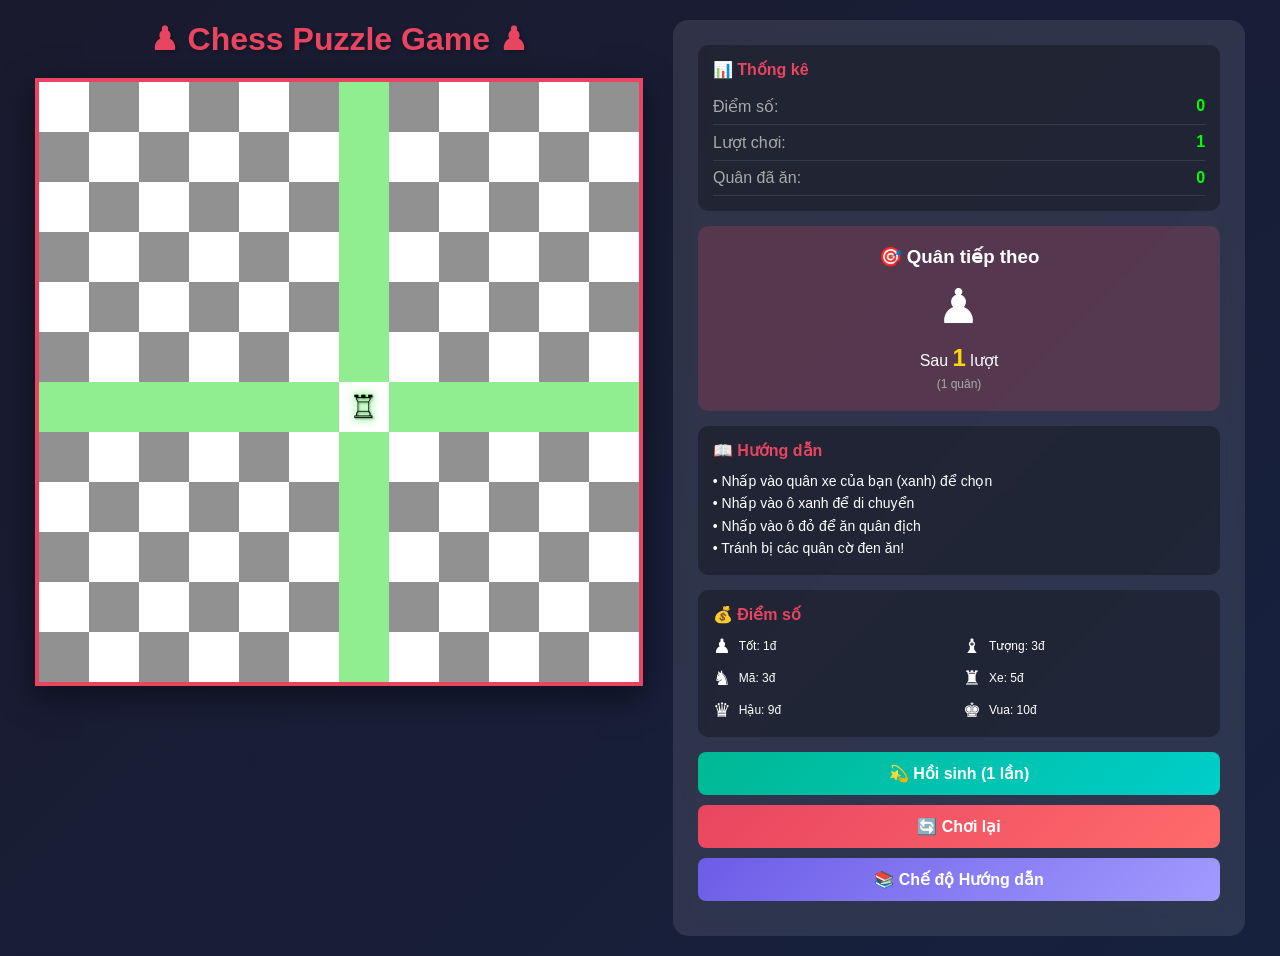
<file: temp.html>
<!doctype html>
<html lang="vi">
  <head>
    <meta charset="UTF-8" />
    <meta name="viewport" content="width=device-width, initial-scale=1.0" />
    <title>Chess Puzzle Game</title>
    <style>
      * {
        margin: 0;
        padding: 0;
        box-sizing: border-box;
      }

      body {
        font-family: "Segoe UI", Tahoma, Geneva, Verdana, sans-serif;
        background: linear-gradient(135deg, #1a1a2e 0%, #16213e 100%);
        min-height: 100vh;
        display: flex;
        justify-content: center;
        align-items: center;
        padding: 20px;
      }

      .game-container {
        display: flex;
        gap: 30px;
        align-items: flex-start;
      }

      .board-section {
        display: flex;
        flex-direction: column;
        align-items: center;
      }

      h1 {
        color: #e94560;
        margin-bottom: 20px;
        text-shadow: 2px 2px 4px rgba(0, 0, 0, 0.3);
      }

      .chess-board {
        display: grid;
        grid-template-columns: repeat(12, 50px);
        grid-template-rows: repeat(12, 50px);
        border: 4px solid #e94560;
        box-shadow: 0 10px 30px rgba(0, 0, 0, 0.5);
      }

      .cell {
        width: 50px;
        height: 50px;
        display: flex;
        justify-content: center;
        align-items: center;
        font-size: 32px;
        cursor: pointer;
        transition: all 0.2s ease;
        position: relative;
      }

      .cell.white {
        background-color: #ffffff;
      }

      .cell.black {
        background-color: #919191;
      }

      .cell:hover {
        filter: brightness(1.2);
      }

      .cell.selected {
        background-color: #7fff00 !important;
        box-shadow: inset 0 0 10px rgba(0, 0, 0, 0.3);
      }

      .cell.valid-move {
        background-color: #90ee90 !important;
      }

      .cell.valid-capture {
        background-color: #ff6b6b !important;
      }

      .cell.danger {
        animation: pulse-danger 0.5s ease infinite;
      }

      @keyframes pulse-danger {
        0%,
        100% {
          box-shadow: inset 0 0 20px rgba(255, 0, 0, 0.5);
        }
        50% {
          box-shadow: inset 0 0 30px rgba(255, 0, 0, 0.8);
        }
      }

      .cell.highlighted {
        animation: pulse-highlight 1s ease infinite;
        border: 3px solid #ffd700;
      }

      @keyframes pulse-highlight {
        0%,
        100% {
          box-shadow: inset 0 0 15px rgba(255, 215, 0, 0.5);
        }
        50% {
          box-shadow: inset 0 0 25px rgba(255, 215, 0, 0.8);
        }
      }

      .piece {
        user-select: none;
        text-shadow: 1px 1px 2px rgba(0, 0, 0, 0.5);
      }

      .piece.player {
        filter: drop-shadow(0 0 5px #00ff00);
      }

      .piece.enemy {
        filter: drop-shadow(0 0 3px #ff0000);
      }

      .side-panel {
        background: rgba(255, 255, 255, 0.1);
        padding: 25px;
        border-radius: 15px;
        color: white;
        min-width: 280px;
        backdrop-filter: blur(10px);
      }

      .info-box {
        background: rgba(0, 0, 0, 0.3);
        padding: 15px;
        border-radius: 10px;
        margin-bottom: 15px;
      }

      .info-box h3 {
        color: #e94560;
        margin-bottom: 10px;
        font-size: 16px;
      }

      .info-box p {
        font-size: 14px;
        line-height: 1.6;
      }

      .stat {
        display: flex;
        justify-content: space-between;
        padding: 8px 0;
        border-bottom: 1px solid rgba(255, 255, 255, 0.1);
      }

      .stat-label {
        color: #aaa;
      }

      .stat-value {
        color: #00ff00;
        font-weight: bold;
      }

      .next-piece-display {
        text-align: center;
        padding: 20px;
        background: rgba(233, 69, 96, 0.2);
        border-radius: 10px;
        margin-bottom: 15px;
      }

      .next-piece-display .piece-preview {
        font-size: 48px;
        margin: 10px 0;
      }

      .countdown {
        font-size: 24px;
        color: #ffd700;
        font-weight: bold;
      }

      .btn {
        width: 100%;
        padding: 12px 20px;
        border: none;
        border-radius: 8px;
        font-size: 16px;
        cursor: pointer;
        transition: all 0.3s ease;
        margin-bottom: 10px;
        font-weight: bold;
      }

      .btn-revive {
        background: linear-gradient(135deg, #00b894 0%, #00cec9 100%);
        color: white;
      }

      .btn-revive:hover:not(:disabled) {
        transform: translateY(-2px);
        box-shadow: 0 5px 15px rgba(0, 184, 148, 0.4);
      }

      .btn-revive:disabled {
        background: #555;
        cursor: not-allowed;
        opacity: 0.6;
      }

      .btn-restart {
        background: linear-gradient(135deg, #e94560 0%, #ff6b6b 100%);
        color: white;
      }

      .btn-restart:hover {
        transform: translateY(-2px);
        box-shadow: 0 5px 15px rgba(233, 69, 96, 0.4);
      }

      .game-over-overlay {
        position: fixed;
        top: 0;
        left: 0;
        width: 100%;
        height: 100%;
        background: rgba(0, 0, 0, 0.8);
        display: flex;
        justify-content: center;
        align-items: center;
        z-index: 1000;
        opacity: 0;
        pointer-events: none;
        transition: opacity 0.3s ease;
      }

      .game-over-overlay.show {
        opacity: 1;
        pointer-events: all;
      }

      .game-over-content {
        background: linear-gradient(135deg, #1a1a2e 0%, #16213e 100%);
        padding: 40px;
        border-radius: 20px;
        text-align: center;
        border: 3px solid #e94560;
        box-shadow: 0 20px 50px rgba(0, 0, 0, 0.5);
      }

      .game-over-content h2 {
        color: #e94560;
        font-size: 36px;
        margin-bottom: 20px;
      }

      .game-over-content .final-score {
        color: #ffd700;
        font-size: 48px;
        margin: 20px 0;
      }

      .game-over-content .btn {
        width: auto;
        padding: 15px 40px;
      }

      .legend {
        display: grid;
        grid-template-columns: repeat(2, 1fr);
        gap: 8px;
        font-size: 12px;
      }

      .legend-item {
        display: flex;
        align-items: center;
        gap: 8px;
      }

      .legend-piece {
        font-size: 20px;
      }

      .message {
        position: fixed;
        top: 20px;
        left: 50%;
        transform: translateX(-50%);
        background: rgba(233, 69, 96, 0.9);
        color: white;
        padding: 15px 30px;
        border-radius: 10px;
        font-size: 18px;
        opacity: 0;
        transition: opacity 0.3s ease;
        z-index: 100;
      }

      .message.show {
        opacity: 1;
      }
    </style>
  </head>
  <body>
    <div class="message" id="message"></div>

    <div class="game-container">
      <div class="board-section">
        <h1>♟ Chess Puzzle Game ♟</h1>
        <div class="chess-board" id="board"></div>
      </div>

      <div class="side-panel">
        <div class="info-box">
          <h3>📊 Thống kê</h3>
          <div class="stat">
            <span class="stat-label">Điểm số:</span>
            <span class="stat-value" id="score">0</span>
          </div>
          <div class="stat">
            <span class="stat-label">Lượt chơi:</span>
            <span class="stat-value" id="turn">1</span>
          </div>
          <div class="stat">
            <span class="stat-label">Quân đã ăn:</span>
            <span class="stat-value" id="captured">0</span>
          </div>
        </div>

        <div class="next-piece-display">
          <h3>🎯 Quân tiếp theo</h3>
          <div class="piece-preview" id="next-piece">-</div>
          <div>Sau <span class="countdown" id="turns-until">-</span> lượt</div>
          <div
            id="next-count"
            style="font-size: 12px; color: #aaa; margin-top: 5px"
          ></div>
        </div>

        <div class="info-box">
          <h3>📖 Hướng dẫn</h3>
          <p>
            • Nhấp vào quân xe của bạn (xanh) để chọn<br />
            • Nhấp vào ô xanh để di chuyển<br />
            • Nhấp vào ô đỏ để ăn quân địch<br />
            • Tránh bị các quân cờ đen ăn!
          </p>
        </div>

        <div class="info-box">
          <h3>💰 Điểm số</h3>
          <div class="legend">
            <div class="legend-item">
              <span class="legend-piece">♟</span> Tốt: 1đ
            </div>
            <div class="legend-item">
              <span class="legend-piece">♝</span> Tượng: 3đ
            </div>
            <div class="legend-item">
              <span class="legend-piece">♞</span> Mã: 3đ
            </div>
            <div class="legend-item">
              <span class="legend-piece">♜</span> Xe: 5đ
            </div>
            <div class="legend-item">
              <span class="legend-piece">♛</span> Hậu: 9đ
            </div>
            <div class="legend-item">
              <span class="legend-piece">♚</span> Vua: 10đ
            </div>
          </div>
        </div>

        <button class="btn btn-revive" id="revive-btn" onclick="revivePlayer()">
          💫 Hồi sinh (1 lần)
        </button>
        <button class="btn btn-restart" onclick="restartGame()">
          🔄 Chơi lại
        </button>
        <button
          class="btn btn-tutorial"
          onclick="window.location.href = 'tutorial.html'"
          style="
            background: linear-gradient(135deg, #6c5ce7 0%, #a29bfe 100%);
            color: white;
          "
        >
          📚 Chế độ Hướng dẫn
        </button>
      </div>
    </div>

    <div class="game-over-overlay" id="game-over">
      <div class="game-over-content">
        <h2>☠️ Game Over!</h2>
        <p style="color: #aaa">Quân xe của bạn đã bị ăn!</p>
        <div class="final-score">Điểm: <span id="final-score">0</span></div>
        <button class="btn btn-restart" onclick="restartGame()">
          🔄 Chơi lại
        </button>
      </div>
    </div>

    <script src="temp.js"></script>
  </body>
</html>
</file>
